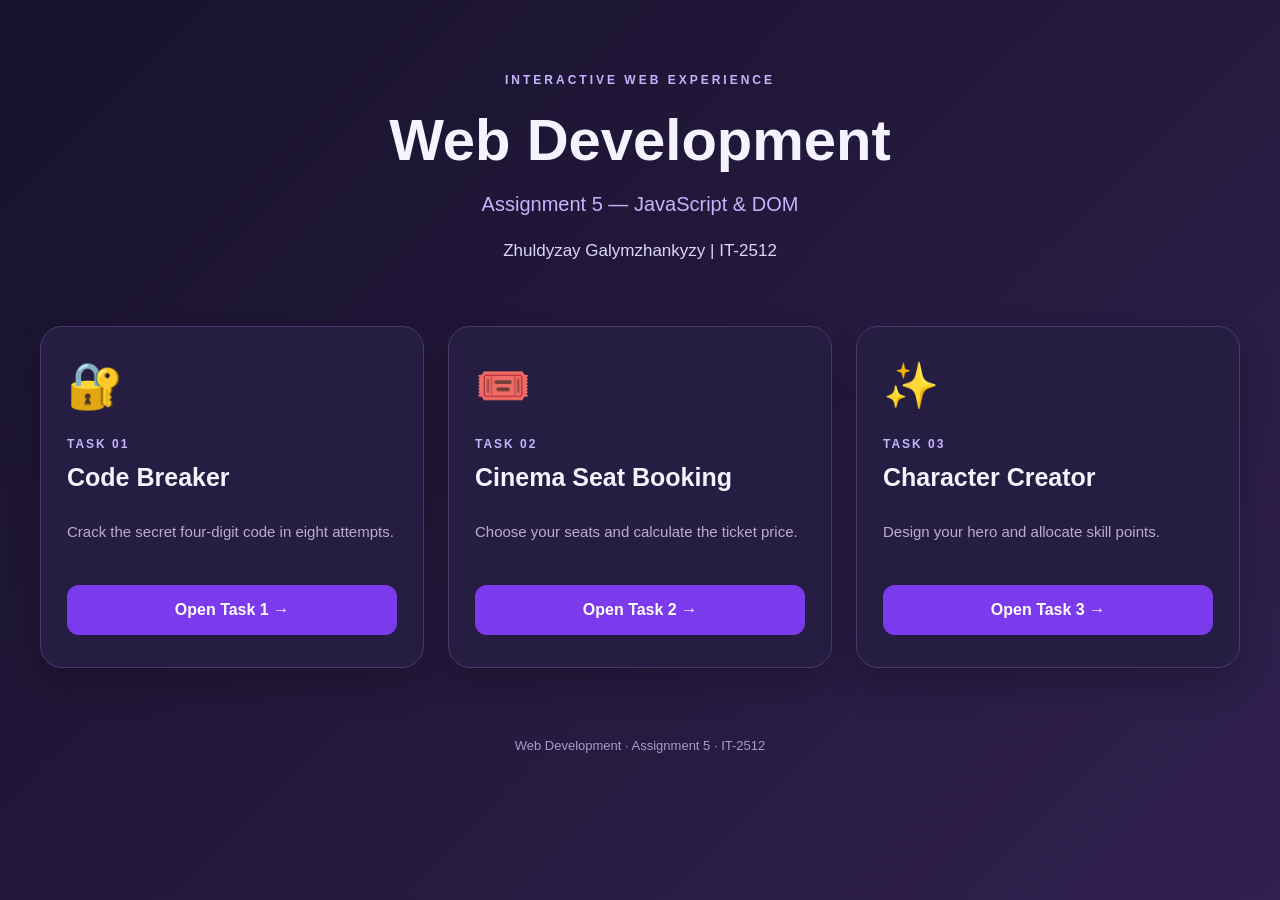
<file: index.html>
<!DOCTYPE html>
<html lang="en">
<head>
  <meta charset="UTF-8">
  <meta name="viewport" content="width=device-width, initial-scale=1.0">
  <title>Web Development | Assignment 5</title>
  <link rel="stylesheet" href="home.css">
</head>
<body>
  <main class="container">
    <header class="header">
      <span class="eyebrow">INTERACTIVE WEB EXPERIENCE</span>
      <h1>Web Development</h1>
      <p>Assignment 5 — JavaScript & DOM</p>
      <h2>Zhuldyzay Galymzhankyzy | IT-2512</h2>
    </header>

    <section class="tasks">
      <article class="card">
        <div class="icon">🔐</div>
        <span class="number">TASK 01</span>
        <h3>Code Breaker</h3>
        <p>Crack the secret four-digit code in eight attempts.</p>
        <a href="codebreaker.html">Open Task 1 →</a>
      </article>

      <article class="card">
        <div class="icon">🎟️</div>
        <span class="number">TASK 02</span>
        <h3>Cinema Seat Booking</h3>
        <p>Choose your seats and calculate the ticket price.</p>
        <a href="seats.html">Open Task 2 →</a>
      </article>

      <article class="card">
        <div class="icon">✨</div>
        <span class="number">TASK 03</span>
        <h3>Character Creator</h3>
        <p>Design your hero and allocate skill points.</p>
        <a href="character.html">Open Task 3 →</a>
      </article>
    </section>

    <footer>
      Web Development · Assignment 5 · IT-2512
    </footer>
  </main>
</body>
</html>
</file>
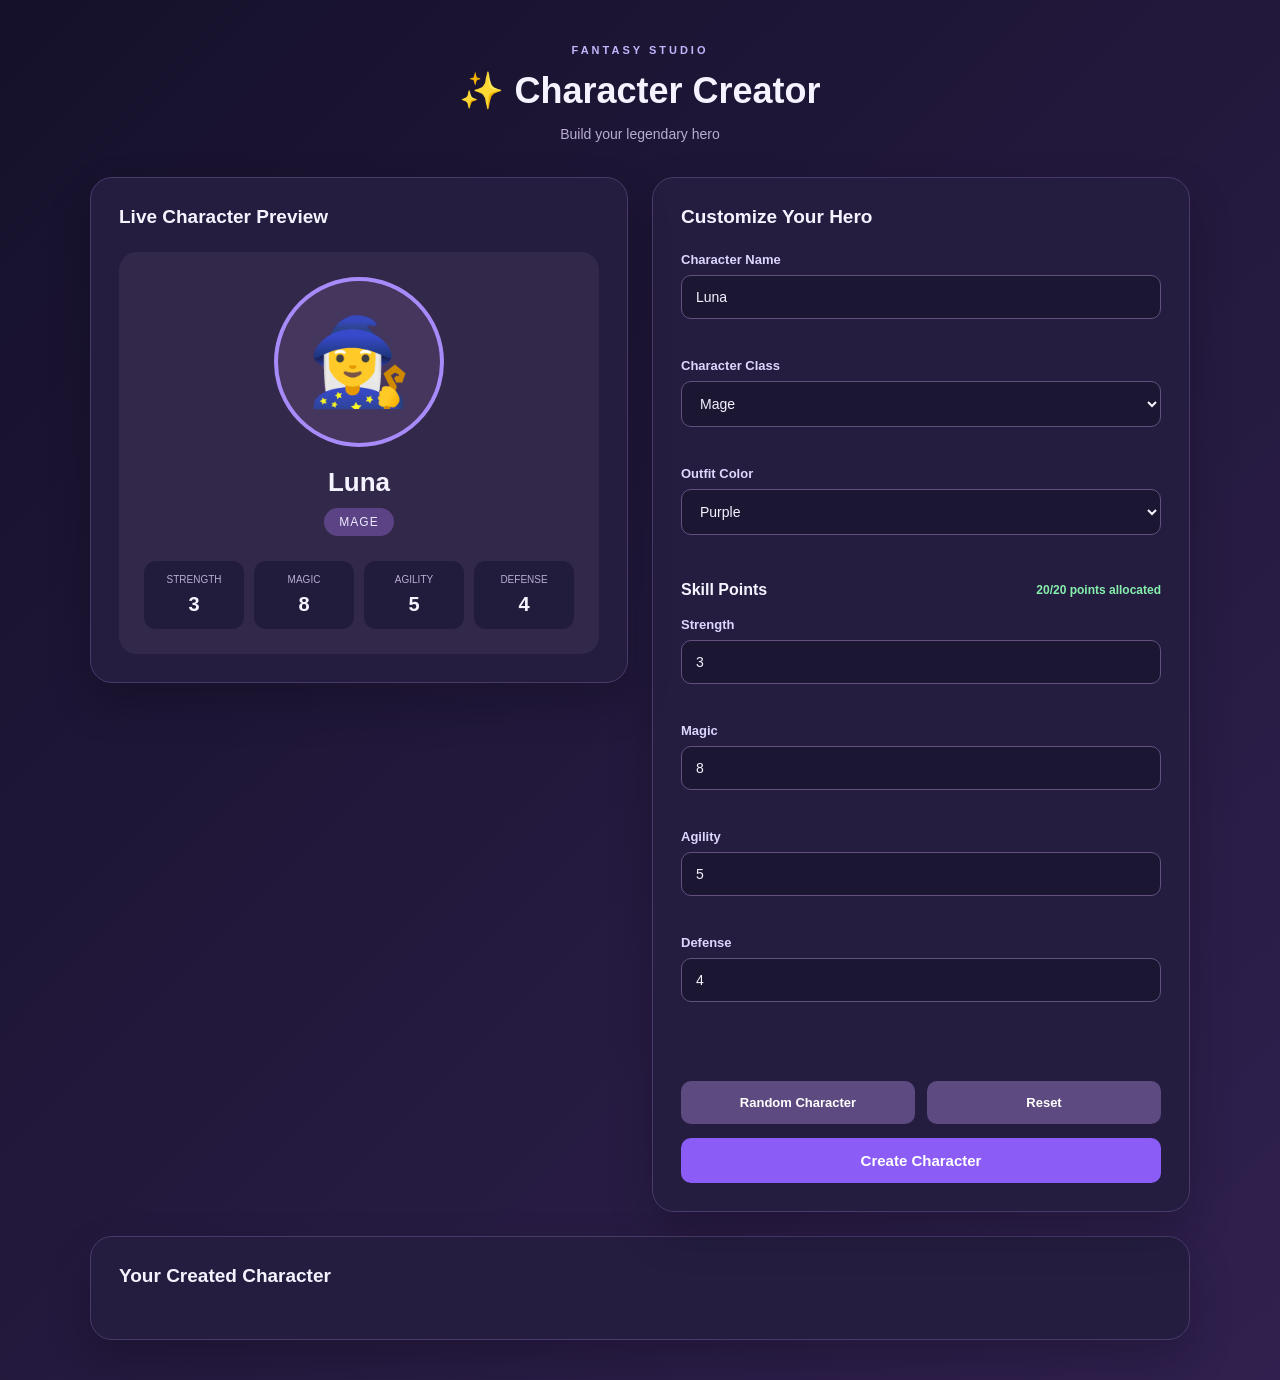
<file: character.html>
<!DOCTYPE html>
<html lang="en">
<head>
  <meta charset="UTF-8">
  <meta name="viewport" content="width=device-width, initial-scale=1.0">
  <title>Fantasy Character Creator</title>
  <link rel="stylesheet" href="character.css">
  <script src="task3.js" defer></script>
</head>
<body>
  <main class="creator">
    <header class="header">
      <span class="eyebrow">FANTASY STUDIO</span>
      <h1>✨ Character Creator</h1>
      <p>Build your legendary hero</p>
    </header>

    <div class="layout">
      <section class="preview-panel">
        <h2>Live Character Preview</h2>
        <div id="character-preview"></div>
      </section>

      <section class="form-panel">
        <h2>Customize Your Hero</h2>

        <form id="character-form">
          <div id="error-summary"
               role="alert"
               tabindex="-1"></div>

          <div class="field">
            <label for="character-name">Character Name</label>
            <input id="character-name"
                   name="characterName"
                   type="text"
                   minlength="3"
                   maxlength="20"
                   required
                   value="Luna"
                   aria-describedby="name-error">
            <small id="name-error" class="error"></small>
          </div>

          <div class="field">
            <label for="character-class">Character Class</label>
            <select id="character-class" required
                    aria-describedby="class-error">
              <option value="mage">Mage</option>
              <option value="warrior">Warrior</option>
              <option value="archer">Archer</option>
            </select>
            <small id="class-error" class="error"></small>
          </div>

          <div class="field">
            <label for="outfit-color">Outfit Color</label>
            <select id="outfit-color" required
                    aria-describedby="color-error">
              <option value="purple">Purple</option>
              <option value="blue">Blue</option>
              <option value="pink">Pink</option>
              <option value="green">Green</option>
            </select>
            <small id="color-error" class="error"></small>
          </div>

          <div class="skills-header">
            <h3>Skill Points</h3>
            <span id="points-left">0 points left</span>
          </div>

          <div class="field">
            <label for="strength">Strength</label>
            <input id="strength" type="number"
                   min="1" max="10" required value="3"
                   aria-describedby="strength-error">
            <small id="strength-error" class="error"></small>
          </div>

          <div class="field">
            <label for="magic">Magic</label>
            <input id="magic" type="number"
                   min="1" max="10" required value="8"
                   aria-describedby="magic-error">
            <small id="magic-error" class="error"></small>
          </div>

          <div class="field">
            <label for="agility">Agility</label>
            <input id="agility" type="number"
                   min="1" max="10" required value="5"
                   aria-describedby="agility-error">
            <small id="agility-error" class="error"></small>
          </div>

          <div class="field">
            <label for="defense">Defense</label>
            <input id="defense" type="number"
                   min="1" max="10" required value="4"
                   aria-describedby="defense-error">
            <small id="defense-error" class="error"></small>
          </div>

          <p id="points-error" class="error"></p>

          <div class="actions">
            <button type="button" id="random-btn">
              Random Character
            </button>
            <button type="button" id="reset-btn">
              Reset
            </button>
          </div>

          <button type="submit" id="create-btn">
            Create Character
          </button>
        </form>
      </section>
    </div>

    <section class="result-panel">
      <h2>Your Created Character</h2>
      <div id="final-character"></div>
    </section>
  </main>
</body>
</html>
</file>
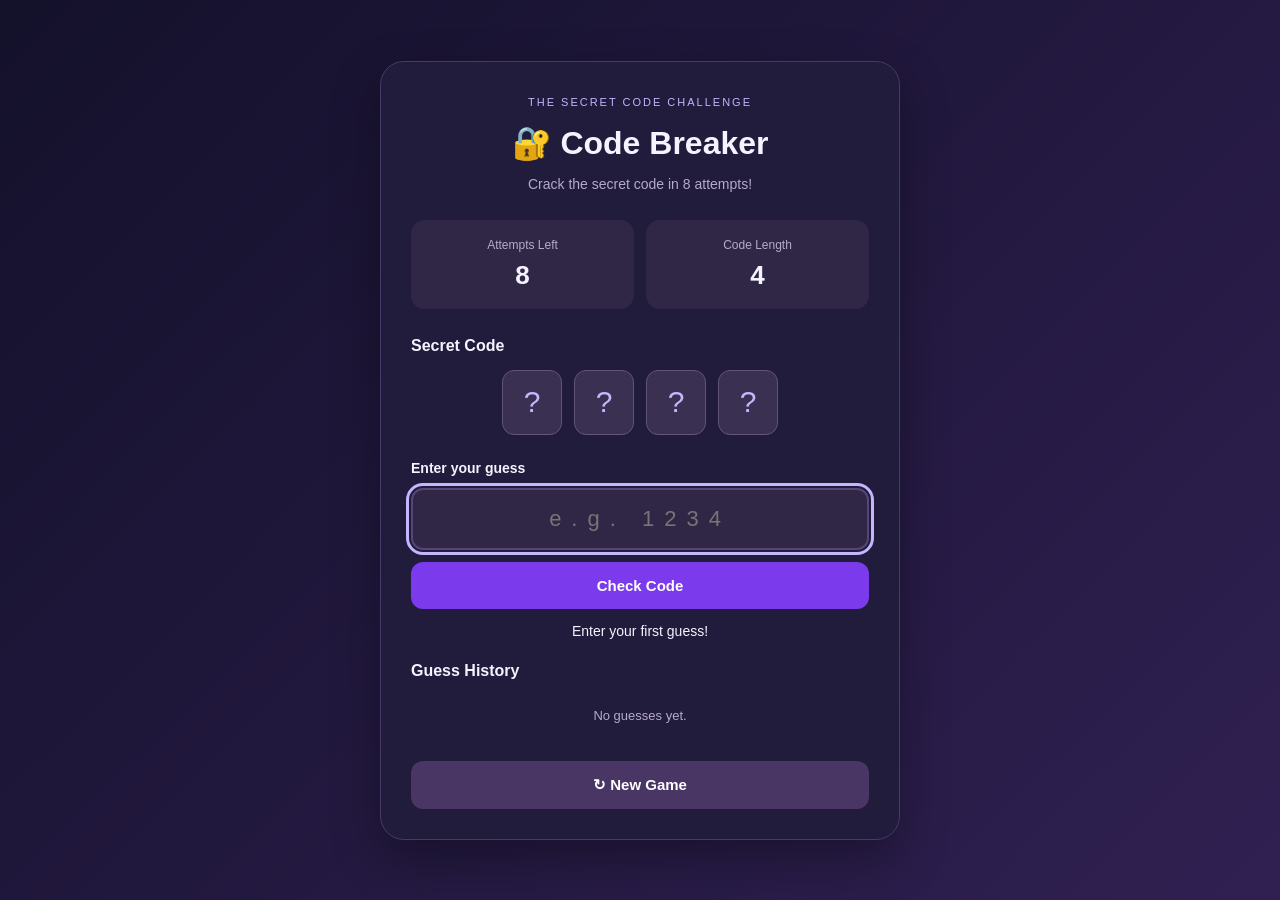
<file: codebreaker.html>
<!DOCTYPE html>
<html lang="en">
<head>
  <meta charset="UTF-8">
  <meta name="viewport" content="width=device-width, initial-scale=1.0">
  <title>Code Breaker | Secret Code</title>
  <link rel="stylesheet" href="style.css">
  <script src="task1.js" defer></script>
</head>
<body>
  <main class="game">
    <header class="header">
      <span class="eyebrow">THE SECRET CODE CHALLENGE</span>
      <h1>🔐 Code Breaker</h1>
      <p>Crack the secret code in <span id="max-attempts"></span> attempts!</p>
    </header>

    <section class="stats">
      <div class="stat">
        <span>Attempts Left</span>
        <strong id="attempts">8</strong>
      </div>
      <div class="stat">
        <span>Code Length</span>
        <strong id="code-length">4</strong>
      </div>
    </section>

    <section class="secret-section">
      <h2>Secret Code</h2>
      <div id="secret-display" class="secret-display">
        <span>?</span>
        <span>?</span>
        <span>?</span>
        <span>?</span>
      </div>
    </section>

    <form id="guess-form" novalidate>
      <label for="guess">Enter your guess</label>
      <input
        type="text"
        id="guess"
        maxlength="4"
        inputmode="numeric"
        autocomplete="off"
        placeholder="e.g. 1234"
      >
      <button id="check-btn" type="submit">
        Check Code
      </button>
    </form>

    <p id="message" role="status" aria-live="polite"></p>

    <section class="history-section">
      <h2>Guess History</h2>
      <div id="history" class="history"></div>
    </section>

    <button id="restart-btn" class="restart">
      ↻ New Game
    </button>
  </main>
</body>
</html>
</file>
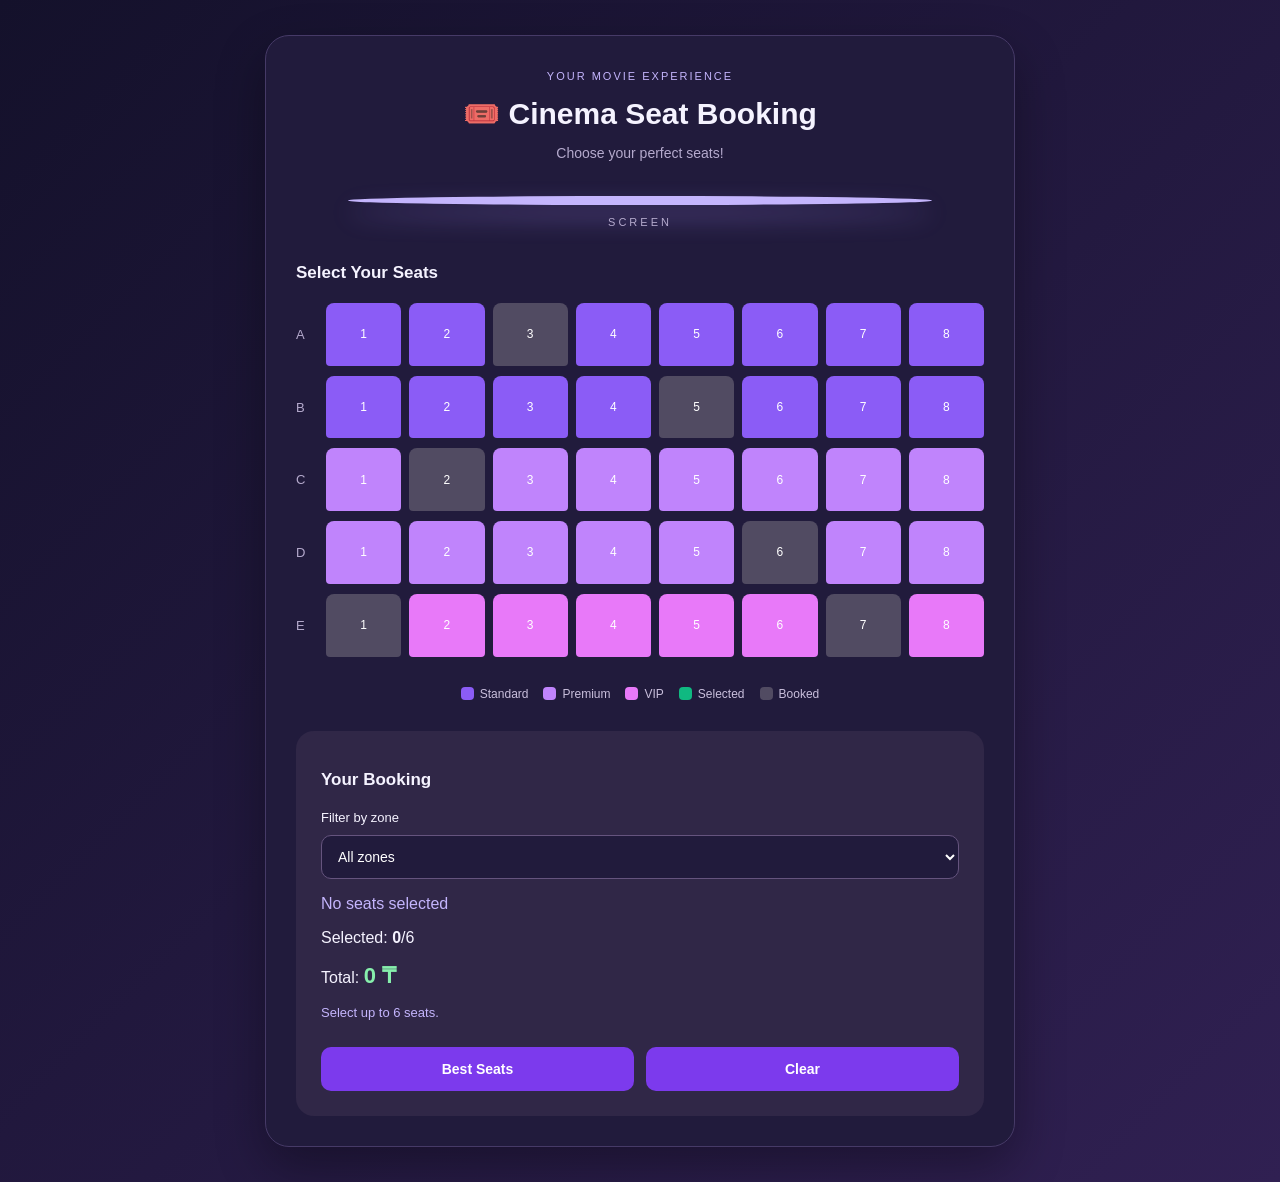
<file: seats.html>
<!DOCTYPE html>
<html lang="en">
<head>
  <meta charset="UTF-8">
  <meta name="viewport" content="width=device-width, initial-scale=1.0">
  <title>Cinema Seat Booking</title>
  <link rel="stylesheet" href="seats.css">
  <script src="task2.js" defer></script>
</head>
<body>
  <main class="cinema">
    <header>
      <span class="eyebrow">YOUR MOVIE EXPERIENCE</span>
      <h1>🎟️ Cinema Seat Booking</h1>
      <p>Choose your perfect seats!</p>
    </header>

    <section class="screen-section">
      <div class="screen"></div>
      <p>SCREEN</p>
    </section>

    <section class="seat-section">
      <h2>Select Your Seats</h2>
      <div id="seat-map" class="seat-map"></div>
    </section>

    <section class="legend">
      <div><span class="legend-color standard"></span> Standard</div>
      <div><span class="legend-color premium"></span> Premium</div>
      <div><span class="legend-color vip"></span> VIP</div>
      <div><span class="legend-color selected"></span> Selected</div>
      <div><span class="legend-color booked"></span> Booked</div>
    </section>

    <section class="booking-panel">
      <h2>Your Booking</h2>

      <label for="zone-filter">Filter by zone</label>
      <select id="zone-filter">
        <option value="all">All zones</option>
        <option value="standard">Standard</option>
        <option value="premium">Premium</option>
        <option value="vip">VIP</option>
      </select>

      <p id="selected-seats">No seats selected</p>
      <p>Selected: <strong id="seat-count">0</strong>/6</p>
      <p>Total: <strong id="total-price">0 ₸</strong></p>

      <p id="message" role="status" aria-live="polite"></p>

      <div class="actions">
        <button id="best-seats" type="button">Best Seats</button>
        <button id="clear-seats" type="button">Clear</button>
      </div>
    </section>
  </main>
</body>
</html>
</file>
<file: home.css>
* {
  box-sizing: border-box;
}

body {
  margin: 0;
  min-height: 100vh;
  font-family: Arial, Helvetica, sans-serif;
  background: linear-gradient(135deg, #17122b, #30204f);
  color: #f5f3ff;
}

.container {
  max-width: 1250px;
  margin: 0 auto;
  padding: 70px 25px 30px;
}

.header {
  text-align: center;
  margin-bottom: 65px;
}

.eyebrow {
  color: #c4b5fd;
  font-size: 12px;
  letter-spacing: 3px;
  font-weight: bold;
}

h1 {
  font-size: clamp(36px, 5vw, 58px);
  margin: 18px 0 12px;
}

.header p {
  font-size: 20px;
  color: #c4b5fd;
}

.header h2 {
  margin-top: 25px;
  font-size: 17px;
  font-weight: normal;
  color: #ddd6fe;
}

.tasks {
  display: grid;
  grid-template-columns: repeat(3, 1fr);
  gap: 24px;
}

.card {
  display: flex;
  flex-direction: column;
  padding: 32px 26px;
  background: #261e42;
  border: 1px solid #4a3a6a;
  border-radius: 22px;
  box-shadow: 0 18px 35px #0003;
  transition: transform 0.25s, border-color 0.25s;
}

.card:hover {
  transform: translateY(-8px);
  border-color: #a78bfa;
}

.icon {
  font-size: 45px;
  margin-bottom: 25px;
}

.number {
  font-size: 12px;
  color: #c4b5fd;
  letter-spacing: 2px;
  font-weight: bold;
}

.card h3 {
  font-size: 25px;
  margin: 12px 0;
}

.card p {
  color: #b9add1;
  font-size: 15px;
  line-height: 1.7;
  flex: 1;
}

.card a {
  display: block;
  margin-top: 25px;
  padding: 16px;
  border-radius: 12px;
  background: #7c3aed;
  color: white;
  text-decoration: none;
  text-align: center;
  font-weight: bold;
  transition: background 0.2s;
}

.card a:hover {
  background: #9864ff;
}

.card a:focus-visible {
  outline: 3px solid #ddd6fe;
  outline-offset: 4px;
}

footer {
  margin-top: 70px;
  text-align: center;
  font-size: 13px;
  color: #a99bc4;
}

@media (max-width: 850px) {
  .tasks {
    grid-template-columns: 1fr;
    max-width: 500px;
    margin: 0 auto;
  }

  .container {
    padding-top: 45px;
  }

  .header {
    margin-bottom: 35px;
  }
}
</file>
<file: character.css>
:root {
  --background: #17122b;
  --surface: #241d40;
  --surface-light: #322849;
  --border: #4a3a6a;
  --primary: #8b5cf6;
  --primary-hover: #7c3aed;
  --text: #f5f3ff;
  --muted: #b9add1;
  --success: #86efac;
  --error: #fda4af;
}

* {
  box-sizing: border-box;
}

body {
  margin: 0;
  min-height: 100vh;
  padding: 40px 16px;
  font-family: Arial, Helvetica, sans-serif;
  background: linear-gradient(135deg, #15112a, #30204f);
  color: var(--text);
}

.creator {
  width: 100%;
  max-width: 1100px;
  margin: 0 auto;
}

.header {
  text-align: center;
  margin-bottom: 35px;
}

.eyebrow {
  color: #c4b5fd;
  font-size: 11px;
  font-weight: bold;
  letter-spacing: 3px;
}

h1 {
  margin: 12px 0;
  font-size: 36px;
}

.header p {
  color: var(--muted);
  font-size: 14px;
}

.layout {
  display: grid;
  grid-template-columns: 1fr 1fr;
  gap: 24px;
  align-items: start;
}

.preview-panel,
.form-panel,
.result-panel {
  background: var(--surface);
  border: 1px solid var(--border);
  border-radius: 22px;
  padding: 28px;
  box-shadow: 0 20px 45px #0003;
}

.preview-panel {
  position: sticky;
  top: 20px;
}

h2 {
  margin: 0 0 24px;
  font-size: 19px;
}

h3 {
  margin: 0;
  font-size: 16px;
}

#character-preview {
  min-height: 370px;
  padding: 25px;
  background: var(--surface-light);
  border-radius: 18px;
  text-align: center;
}

.character-avatar {
  width: 170px;
  height: 170px;
  margin: 0 auto 20px;
  display: flex;
  align-items: center;
  justify-content: center;
  border-radius: 50%;
  background: #45365e;
  font-size: 85px;
  border: 4px solid #a78bfa;
  transition: all 0.25s ease;
}

.character-avatar.purple {
  border-color: #a78bfa;
}

.character-avatar.blue {
  border-color: #60a5fa;
}

.character-avatar.pink {
  border-color: #f9a8d4;
}

.character-avatar.green {
  border-color: #6ee7b7;
}

.character-name {
  margin: 10px 0;
  font-size: 26px;
  font-weight: bold;
  overflow-wrap: anywhere;
}

.character-class {
  display: inline-block;
  padding: 7px 15px;
  background: #5b4385;
  border-radius: 20px;
  color: #ede9fe;
  font-size: 12px;
  text-transform: uppercase;
  letter-spacing: 1px;
}

.character-skills {
  display: grid;
  grid-template-columns: repeat(4, 1fr);
  gap: 10px;
  margin-top: 25px;
}

.skill-card {
  padding: 13px 5px;
  background: #211b3c;
  border-radius: 12px;
  text-align: center;
}

.skill-card span {
  display: block;
  margin-bottom: 8px;
  color: var(--muted);
  font-size: 10px;
  text-transform: uppercase;
}

.skill-card strong {
  font-size: 20px;
}

.field {
  margin-bottom: 18px;
}

.field label {
  display: block;
  margin-bottom: 8px;
  color: #ddd6fe;
  font-size: 13px;
  font-weight: bold;
}

input,
select {
  width: 100%;
  padding: 13px 14px;
  border: 1px solid #62517f;
  border-radius: 10px;
  background: #1b1632;
  color: var(--text);
  font-family: inherit;
  font-size: 14px;
  transition: border-color 0.2s;
}

input:focus,
select:focus {
  outline: none;
  border-color: #a78bfa;
  box-shadow: 0 0 0 3px #a78bfa30;
}

input[aria-invalid="true"],
select[aria-invalid="true"] {
  border-color: var(--error);
  background: #392437;
}

input[aria-invalid="false"],
select[aria-invalid="false"] {
  border-color: var(--success);
}

.error {
  display: block;
  min-height: 15px;
  margin-top: 6px;
  color: var(--error);
  font-size: 12px;
}

.skills-header {
  display: flex;
  justify-content: space-between;
  align-items: center;
  gap: 12px;
  margin: 25px 0 18px;
}

#points-left {
  color: var(--success);
  font-size: 12px;
  font-weight: bold;
}

#points-left.invalid {
  color: var(--error);
}

#error-summary {
  color: var(--error);
  font-size: 13px;
  line-height: 1.6;
}

#error-summary:not(:empty) {
  padding: 12px;
  margin-bottom: 18px;
  border: 1px solid #b45368;
  background: #3b2439;
  border-radius: 10px;
}

.actions {
  display: flex;
  gap: 12px;
  margin-top: 25px;
}

button {
  padding: 14px;
  border: none;
  border-radius: 10px;
  background: #5d4a80;
  color: white;
  font-size: 13px;
  font-weight: bold;
  cursor: pointer;
  transition: background 0.2s, transform 0.2s;
}

button:hover {
  background: #765a9f;
  transform: translateY(-2px);
}

button:focus-visible {
  outline: 3px solid #c4b5fd;
  outline-offset: 3px;
}

.actions button {
  flex: 1;
}

#create-btn {
  width: 100%;
  margin-top: 14px;
  background: var(--primary);
  font-size: 15px;
}

#create-btn:hover {
  background: var(--primary-hover);
}

.result-panel {
  margin-top: 24px;
}

#final-character {
  color: var(--muted);
}

.final-card {
  padding: 22px;
  background: var(--surface-light);
  border: 1px solid #69558a;
  border-radius: 16px;
}

.final-card h3 {
  margin-bottom: 12px;
  color: var(--text);
  font-size: 23px;
}

.final-card p {
  margin: 9px 0;
}

.final-card strong {
  color: #c4b5fd;
}

@media (max-width: 800px) {
  .layout {
    grid-template-columns: 1fr;
  }

  .preview-panel {
    position: static;
  }
}

@media (max-width: 480px) {
  body {
    padding: 20px 10px;
  }

  h1 {
    font-size: 27px;
  }

  .preview-panel,
  .form-panel,
  .result-panel {
    padding: 17px;
    border-radius: 16px;
  }

  #character-preview {
    padding: 16px;
  }

  .character-avatar {
    width: 135px;
    height: 135px;
    font-size: 65px;
  }

  .character-skills {
    gap: 5px;
  }

  .skill-card {
    padding: 10px 3px;
  }

  .skill-card span {
    font-size: 9px;
  }

  .actions {
    flex-direction: column;
  }
}

@media (prefers-reduced-motion: reduce) {
  *,
  *::before,
  *::after {
    transition: none !important;
    animation: none !important;
  }
}
</file>
<file: style.css>
* {
  box-sizing: border-box;
}

body {
  margin: 0;
  min-height: 100vh;
  padding: 30px 15px;
  display: flex;
  justify-content: center;
  align-items: center;
  font-family: Arial, sans-serif;
  background: linear-gradient(135deg, #14112b, #302052);
  color: #f5f3ff;
}

.game {
  width: 100%;
  max-width: 520px;
  padding: 30px;
  background: #211b3c;
  border: 1px solid #463a67;
  border-radius: 24px;
  box-shadow: 0 20px 50px #0005;
}

.header {
  text-align: center;
}

.eyebrow {
  color: #c4b5fd;
  font-size: 11px;
  letter-spacing: 2px;
}

h1 {
  margin: 14px 0;
  font-size: 32px;
}

.header p {
  color: #b5aacd;
  font-size: 14px;
}

.stats {
  display: grid;
  grid-template-columns: 1fr 1fr;
  gap: 12px;
  margin: 28px 0;
}

.stat {
  padding: 18px;
  background: #302747;
  border-radius: 14px;
  text-align: center;
}

.stat span {
  display: block;
  color: #b5aacd;
  font-size: 12px;
}

.stat strong {
  display: block;
  margin-top: 8px;
  font-size: 26px;
}

.secret-section,
.history-section {
  margin-bottom: 25px;
}

h2 {
  font-size: 16px;
  margin-bottom: 15px;
}

.secret-display {
  display: flex;
  justify-content: center;
  gap: 12px;
}

.secret-display span {
  display: flex;
  justify-content: center;
  align-items: center;
  width: 60px;
  height: 65px;
  background: #393052;
  border: 1px solid #63547d;
  border-radius: 12px;
  font-size: 30px;
  color: #c4b5fd;
}

#guess-form {
  display: flex;
  flex-direction: column;
  gap: 12px;
}

label {
  font-size: 14px;
  font-weight: bold;
}

input {
  width: 100%;
  padding: 16px;
  background: #302747;
  border: 2px solid #574575;
  border-radius: 12px;
  color: white;
  font-size: 22px;
  text-align: center;
  letter-spacing: 10px;
}

input:focus-visible {
  outline: 3px solid #c4b5fd;
  outline-offset: 2px;
}

input:disabled {
  opacity: 0.55;
}

button {
  padding: 15px;
  border: none;
  border-radius: 12px;
  background: #7c3aed;
  color: white;
  font-size: 15px;
  font-weight: bold;
  cursor: pointer;
  transition: background 0.2s;
}

button:hover:not(:disabled) {
  background: #6d28d9;
}

button:focus-visible {
  outline: 3px solid #c4b5fd;
  outline-offset: 3px;
}

button:disabled {
  background: #514665;
  cursor: not-allowed;
}

#message {
  min-height: 25px;
  text-align: center;
  font-size: 14px;
}

#message.error {
  color: #fda4af;
}

#message.success {
  color: #86efac;
}

#message.win {
  color: #86efac;
  font-weight: bold;
}

#message.loss {
  color: #fda4af;
  font-weight: bold;
}

.history {
  display: flex;
  flex-direction: column;
  gap: 10px;
}

.history-item {
  display: flex;
  justify-content: space-between;
  gap: 12px;
  padding: 14px;
  border-radius: 12px;
  background: #302747;
}

.history-item strong {
  letter-spacing: 3px;
}

.history-item span {
  font-size: 12px;
  color: #c4b5fd;
  text-align: right;
}

.history-empty {
  color: #b5aacd;
  font-size: 13px;
  text-align: center;
}

.restart {
  display: block;
  width: 100%;
  margin-top: 25px;
  background: #493665;
}

.restart:hover {
  background: #604784;
}

@media (max-width: 375px) {
  .game {
    padding: 18px;
  }

  h1 {
    font-size: 26px;
  }

  .secret-display span {
    width: 48px;
    height: 55px;
  }

  .history-item {
    flex-direction: column;
  }

  .history-item span {
    text-align: left;
  }
}
</file>
<file: seats.css>
* {
  box-sizing: border-box;
}

body {
  margin: 0;
  min-height: 100vh;
  padding: 35px 15px;
  font-family: Arial, sans-serif;
  background: linear-gradient(135deg, #14112b, #302052);
  color: #f5f3ff;
}

.cinema {
  width: 100%;
  max-width: 750px;
  margin: auto;
  padding: 30px;
  background: #211b3c;
  border: 1px solid #463a67;
  border-radius: 24px;
  box-shadow: 0 20px 50px #0005;
}

header {
  text-align: center;
}

.eyebrow {
  color: #c4b5fd;
  font-size: 11px;
  letter-spacing: 2px;
}

h1 {
  font-size: 30px;
  margin: 12px 0;
}

header p {
  color: #b5aacd;
  font-size: 14px;
}

.screen-section {
  margin: 35px 0;
  text-align: center;
}

.screen {
  width: 85%;
  height: 9px;
  margin: auto;
  background: #c4b5fd;
  border-radius: 50%;
  box-shadow: 0 12px 25px #a78bfa70;
}

.screen-section p {
  color: #b5aacd;
  font-size: 11px;
  letter-spacing: 3px;
}

h2 {
  font-size: 17px;
  margin-bottom: 20px;
}

.seat-map {
  display: flex;
  flex-direction: column;
  gap: 10px;
}

.seat-row {
  display: grid;
  grid-template-columns: 22px repeat(8, minmax(0, 1fr));
  gap: 8px;
  align-items: center;
}

.row-label {
  color: #b5aacd;
  font-size: 13px;
}

.seat {
  min-width: 0;
  aspect-ratio: 1.2;
  border: none;
  border-radius: 8px 8px 4px 4px;
  color: white;
  font-size: 12px;
  cursor: pointer;
  transition: transform 0.2s;
}

.seat:hover:not(:disabled) {
  transform: translateY(-3px);
}

.seat:focus-visible,
button:focus-visible,
select:focus-visible {
  outline: 3px solid #f5d0fe;
  outline-offset: 3px;
}

.standard {
  background: #8b5cf6;
}

.premium {
  background: #c084fc;
}

.vip {
  background: #e879f9;
}

.selected {
  background: #10b981;
}

.booked {
  background: #514b62;
}

.seat:disabled {
  cursor: not-allowed;
}

.legend {
  display: flex;
  justify-content: center;
  flex-wrap: wrap;
  gap: 15px;
  margin: 30px 0;
  font-size: 12px;
  color: #c9bfdc;
}

.legend > div {
  display: flex;
  align-items: center;
  gap: 6px;
}

.legend-color {
  width: 13px;
  height: 13px;
  border-radius: 4px;
}

.booking-panel {
  padding: 25px;
  background: #302747;
  border-radius: 18px;
}

.booking-panel label {
  display: block;
  margin-bottom: 10px;
  font-size: 13px;
}

select {
  width: 100%;
  padding: 12px;
  border: 1px solid #65547e;
  border-radius: 10px;
  background: #211b3c;
  color: white;
  font-size: 14px;
}

#selected-seats {
  color: #c4b5fd;
}

#total-price {
  color: #86efac;
  font-size: 22px;
}

#message {
  min-height: 22px;
  color: #fda4af;
  font-size: 13px;
}

#message.success {
  color: #86efac;
}

#message.error {
  color: #fda4af;
}

#message.info {
  color: #c4b5fd;
}

.actions {
  display: flex;
  gap: 12px;
  margin-top: 20px;
}

.actions button {
  flex: 1;
  padding: 14px;
  border: none;
  border-radius: 10px;
  background: #7c3aed;
  color: white;
  font-size: 14px;
  font-weight: bold;
  cursor: pointer;
}

.actions button:hover:not(:disabled) {
  background: #6d28d9;
}

.actions button:disabled {
  background: #514665;
  cursor: not-allowed;
}

@media (max-width: 480px) {
  .cinema {
    padding: 15px;
  }

  h1 {
    font-size: 24px;
  }

  .seat-row {
    gap: 4px;
    grid-template-columns: 15px repeat(8, minmax(0, 1fr));
  }

  .seat {
    font-size: 10px;
  }

  .booking-panel {
    padding: 15px;
  }
}
</file>
